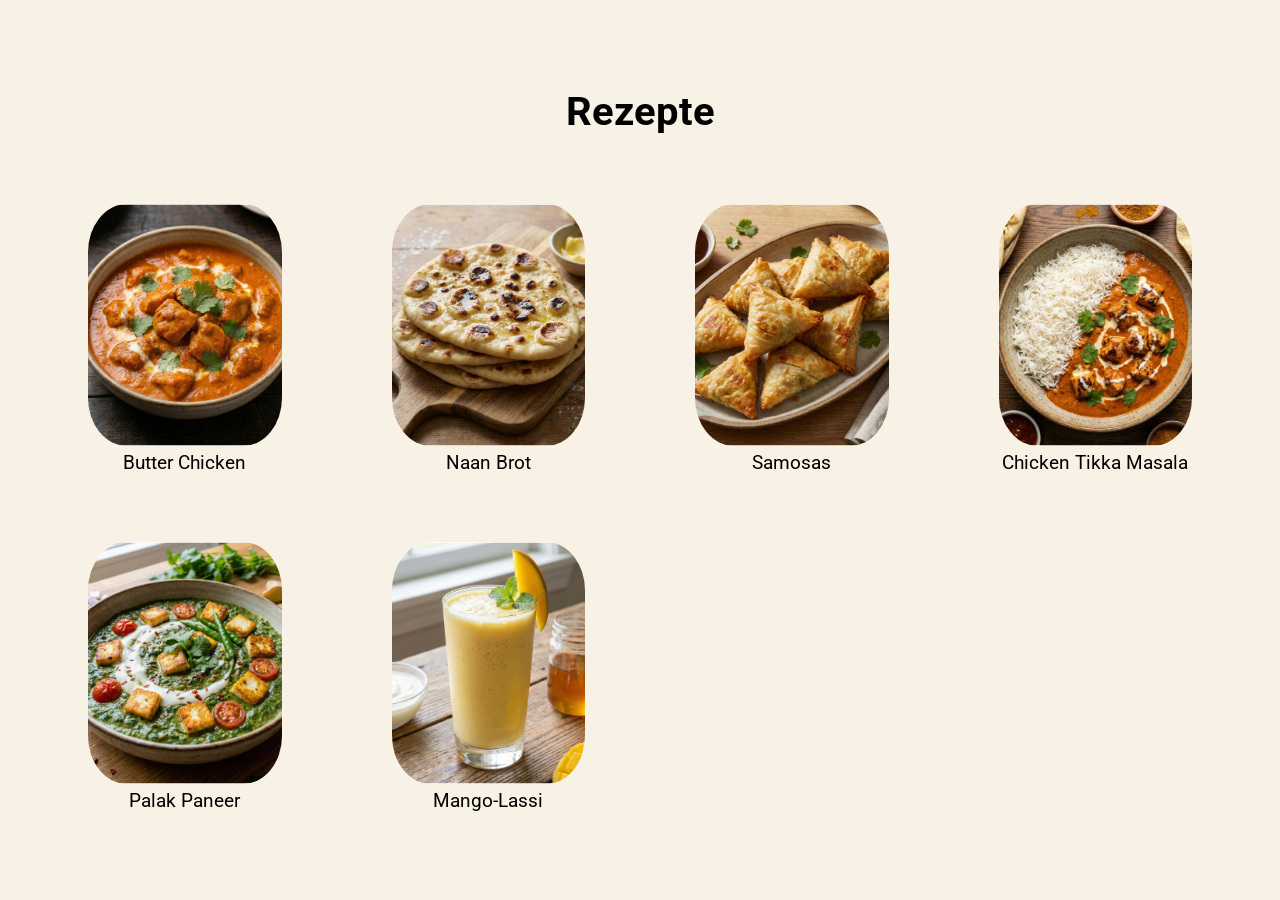
<file: index.html>
<!DOCTYPE html>
<html>
  <head>
    <title>Rezepte</title>
    <link href="styles/main.css" rel="stylesheet" />
  </head>
  <body>
    <header>
      <h1 class="page-title">
        <p>Rezepte</p>
      </h1>
    </header>
    <div>
      <div class="recipe">
        <a href="butter_chicken_recipe.html" class="linked-recipe"
          ><figure>
            <img
              class="recipe-image"
              alt="Butter Chicken"
              loading="lazy"
              decoding="async"
              data-nimg="1"
              src="assets/butter_chicken.png"
            />
            <figcaption>Butter Chicken<br /></figcaption>
          </figure>
        </a>
      </div>

      <div class="recipe">
        <a href="naan_bread_recipe.html" class="linked-recipe"
          ><figure>
            <img
              class="recipe-image"
              src="assets/naanbrot.png"
              alt="Naanbrot Rezept"
            />
            <figcaption>Naan Brot <br /></figcaption>
          </figure>
        </a>
      </div>

      <div class="recipe">
        <a href="samosas_recipe.html" class="linked-recipe"
          ><figure>
            <img
              class="recipe-image"
              src="assets/samosas.png"
              alt="Samosas Rezept"
            />
            <figcaption>Samosas<br /></figcaption>
          </figure>
        </a>
    </div>

    <div class="recipe">
      <a href="chicken_tikka_masala_recipe.html" class="linked-recipe"
        ><figure>
          <img
            class="recipe-image"
            src="assets/chicken_tikka_masala.png"
            alt="Chicken Tikka Masala Rezept"
          />
          <figcaption>Chicken Tikka Masala<br /></figcaption>
        </figure>
      </a>
    </div>

    <div class="recipe">
      <a href="palak_paneer_recipe.html" class="linked-recipe"
        ><figure>
          <img
            class="recipe-image"
            src="assets/palak_paneer.png"
            alt="Palak Paneer Rezept"
          />
          <figcaption>Palak Paneer<br /></figcaption>
        </figure>
      </a>
    </div>

    <div class="recipe">
      <a href="mango-lassi_recipe.html" class="linked-recipe"
        ><figure>
          <img
            class="recipe-image"
            src="assets/mango-lassi.png"
            alt="Mango-Lassi Rezept"
          />
          <figcaption>Mango-Lassi<br /></figcaption>
        </figure>
      </a>
    </div>

  </body>
</html>
</file>
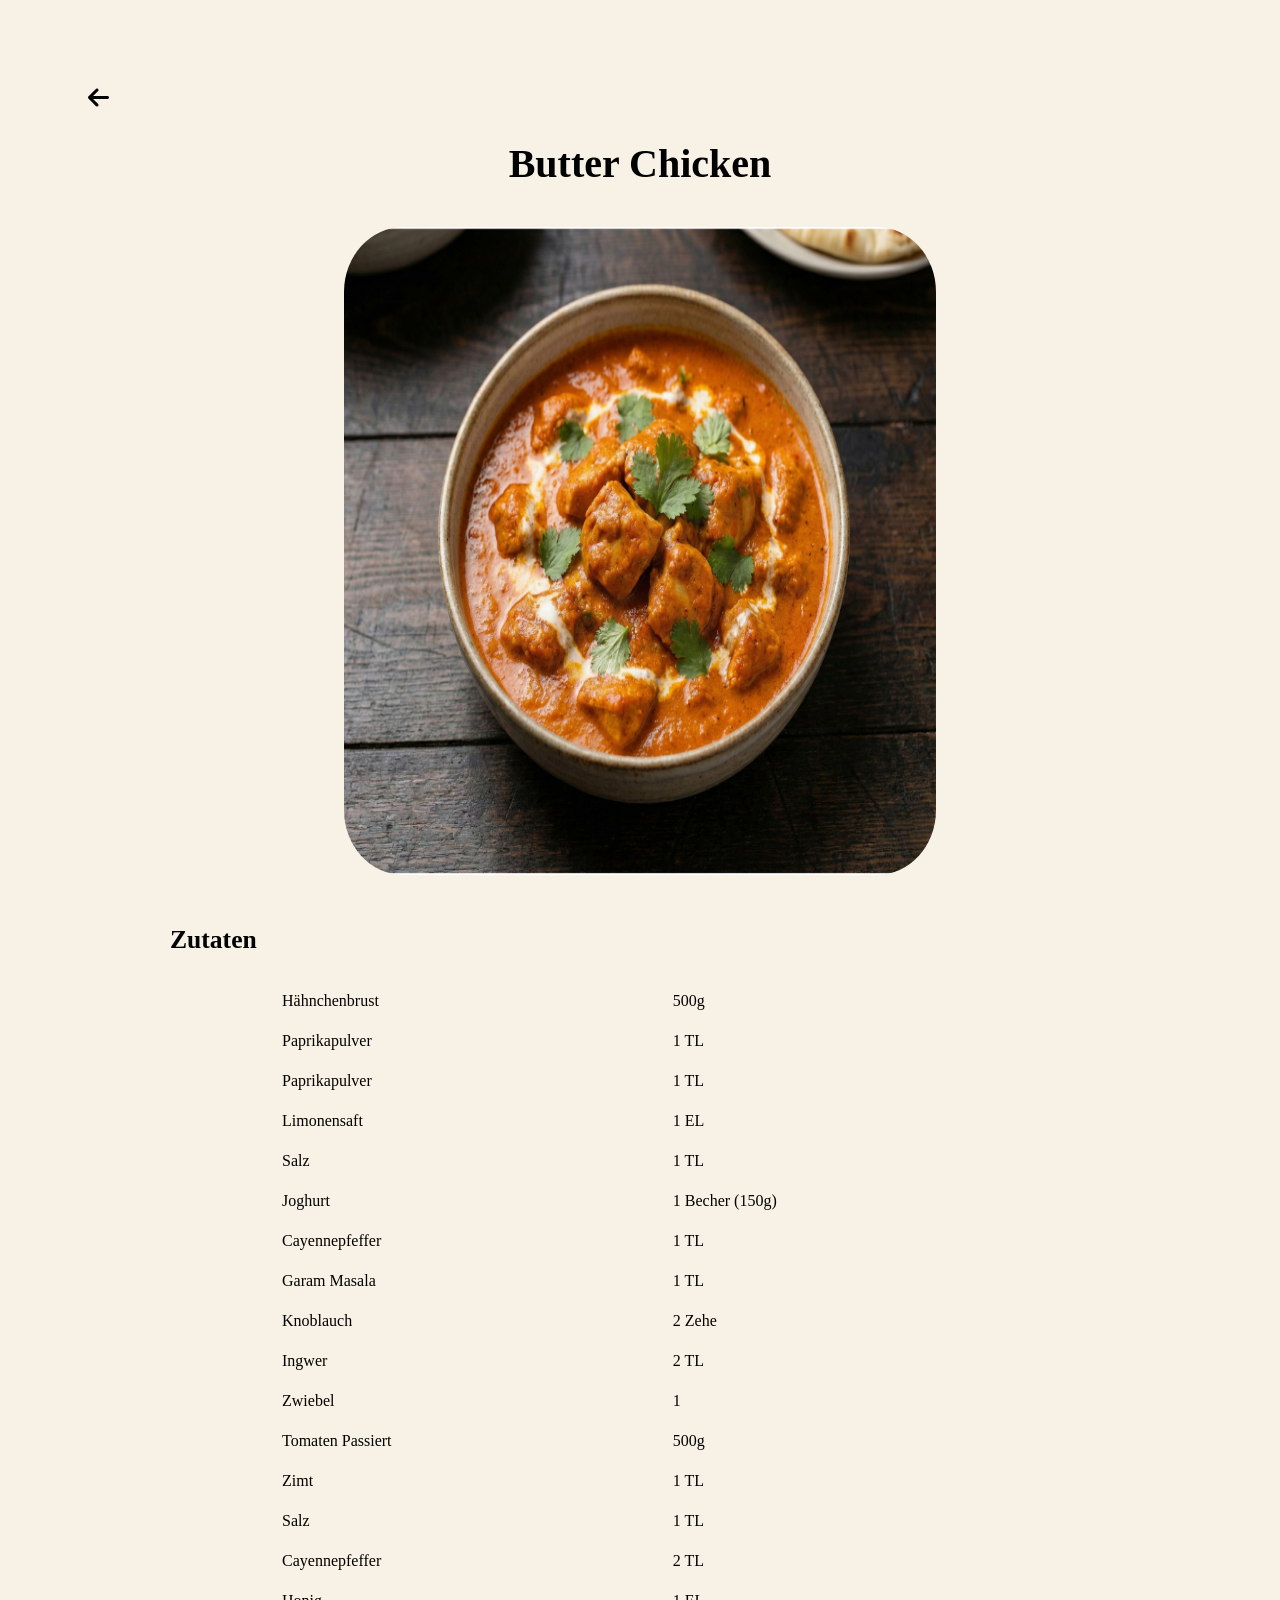
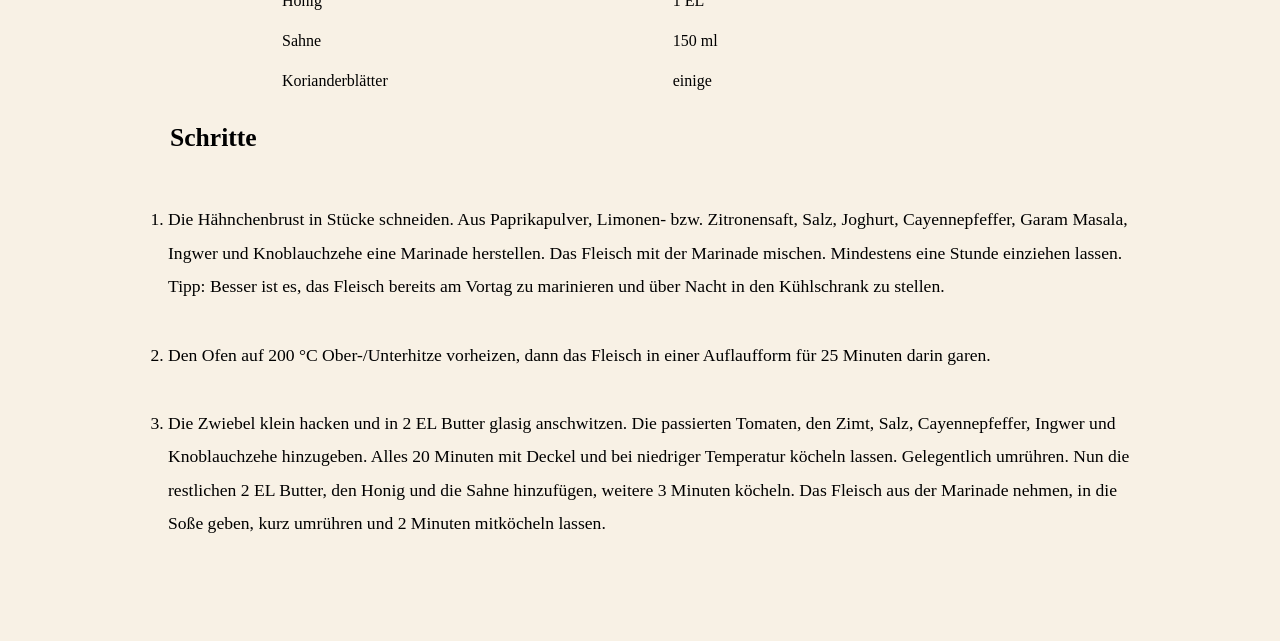
<file: butter_chicken_recipe.html>
<!DOCTYPE html>
<html>
  <head>
    <title>Butter Chicken Rezept</title>
    <link href="styles/main.css" rel="stylesheet" />
    <link
      rel="stylesheet"
      href="https://cdnjs.cloudflare.com/ajax/libs/font-awesome/6.0.0/css/all.min.css"
    />
  </head>
  <body>
    <nav>
      <a class="back_home" href="index.html"
        ><p><i class="fa-solid fa-arrow-left"></i></p
      ></a>
    </nav>
    <header>
      <h1 class="recipe-header">Butter Chicken</h1>
    </header>
    <img
      class="recipe-image-big"
      src="assets/butter_chicken.png"
      alt="Rezept Bild"
      width="800"
      height="648"
    />
    <div class="recipe-ingredients">
      <h2>Zutaten</h2>
      <table>
        <tr>
          <td>Hähnchenbrust</td>
          <td>500g</td>
        </tr>
        <tr>
          <td>Paprikapulver</td>
          <td>1 TL</td>
        </tr>
        <tr>
          <td>Paprikapulver</td>
          <td>1 TL</td>
        </tr>
        <tr>
          <td>Limonensaft</td>
          <td>1 EL</td>
        </tr>
        <tr>
          <td>Salz</td>
          <td>1 TL</td>
        </tr>
        <tr>
          <td>Joghurt</td>
          <td>1 Becher (150g)</td>
        </tr>
        <tr>
          <td>Cayennepfeffer</td>
          <td>1 TL</td>
        </tr>
        <tr>
          <td>Garam Masala</td>
          <td>1 TL</td>
        </tr>
        <tr>
          <td>Knoblauch</td>
          <td>2 Zehe</td>
        </tr>
        <tr>
          <td>Ingwer</td>
          <td>2 TL</td>
        </tr>
        <tr>
          <td>Zwiebel</td>
          <td>1</td>
        </tr>
        <tr>
          <td>Tomaten Passiert</td>
          <td>500g</td>
        </tr>
        <tr>
          <td>Zimt</td>
          <td>1 TL</td>
        </tr>
        <tr>
          <td>Salz</td>
          <td>1 TL</td>
        </tr>
        <tr>
          <td>Cayennepfeffer</td>
          <td>2 TL</td>
        </tr>
        <tr>
          <td>Honig</td>
          <td>1 EL</td>
        </tr>
        <tr>
          <td>Sahne</td>
          <td>150 ml</td>
        </tr>
        <tr>
          <td>Korianderblätter</td>
          <td>einige</td>
        </tr>
      </table>
      <h2>Schritte</h2>
    </div>
    <div class="recipe-steps">
      <ol>
        <li>
          Die Hähnchenbrust in Stücke schneiden. Aus Paprikapulver, Limonen-
          bzw. Zitronensaft, Salz, Joghurt, Cayennepfeffer, Garam Masala, Ingwer
          und Knoblauchzehe eine Marinade herstellen. Das Fleisch mit der
          Marinade mischen. Mindestens eine Stunde einziehen lassen. Tipp:
          Besser ist es, das Fleisch bereits am Vortag zu marinieren und über
          Nacht in den Kühlschrank zu stellen.
        </li>

        <li>
          Den Ofen auf 200 °C Ober-/Unterhitze vorheizen, dann das Fleisch in
          einer Auflaufform für 25 Minuten darin garen.
        </li>

        <li>
          Die Zwiebel klein hacken und in 2 EL Butter glasig anschwitzen. Die
          passierten Tomaten, den Zimt, Salz, Cayennepfeffer, Ingwer und
          Knoblauchzehe hinzugeben. Alles 20 Minuten mit Deckel und bei
          niedriger Temperatur köcheln lassen. Gelegentlich umrühren. Nun die
          restlichen 2 EL Butter, den Honig und die Sahne hinzufügen, weitere 3
          Minuten köcheln. Das Fleisch aus der Marinade nehmen, in die Soße
          geben, kurz umrühren und 2 Minuten mitköcheln lassen.
        </li>
      </ol>
  </body>
</html>
</file>
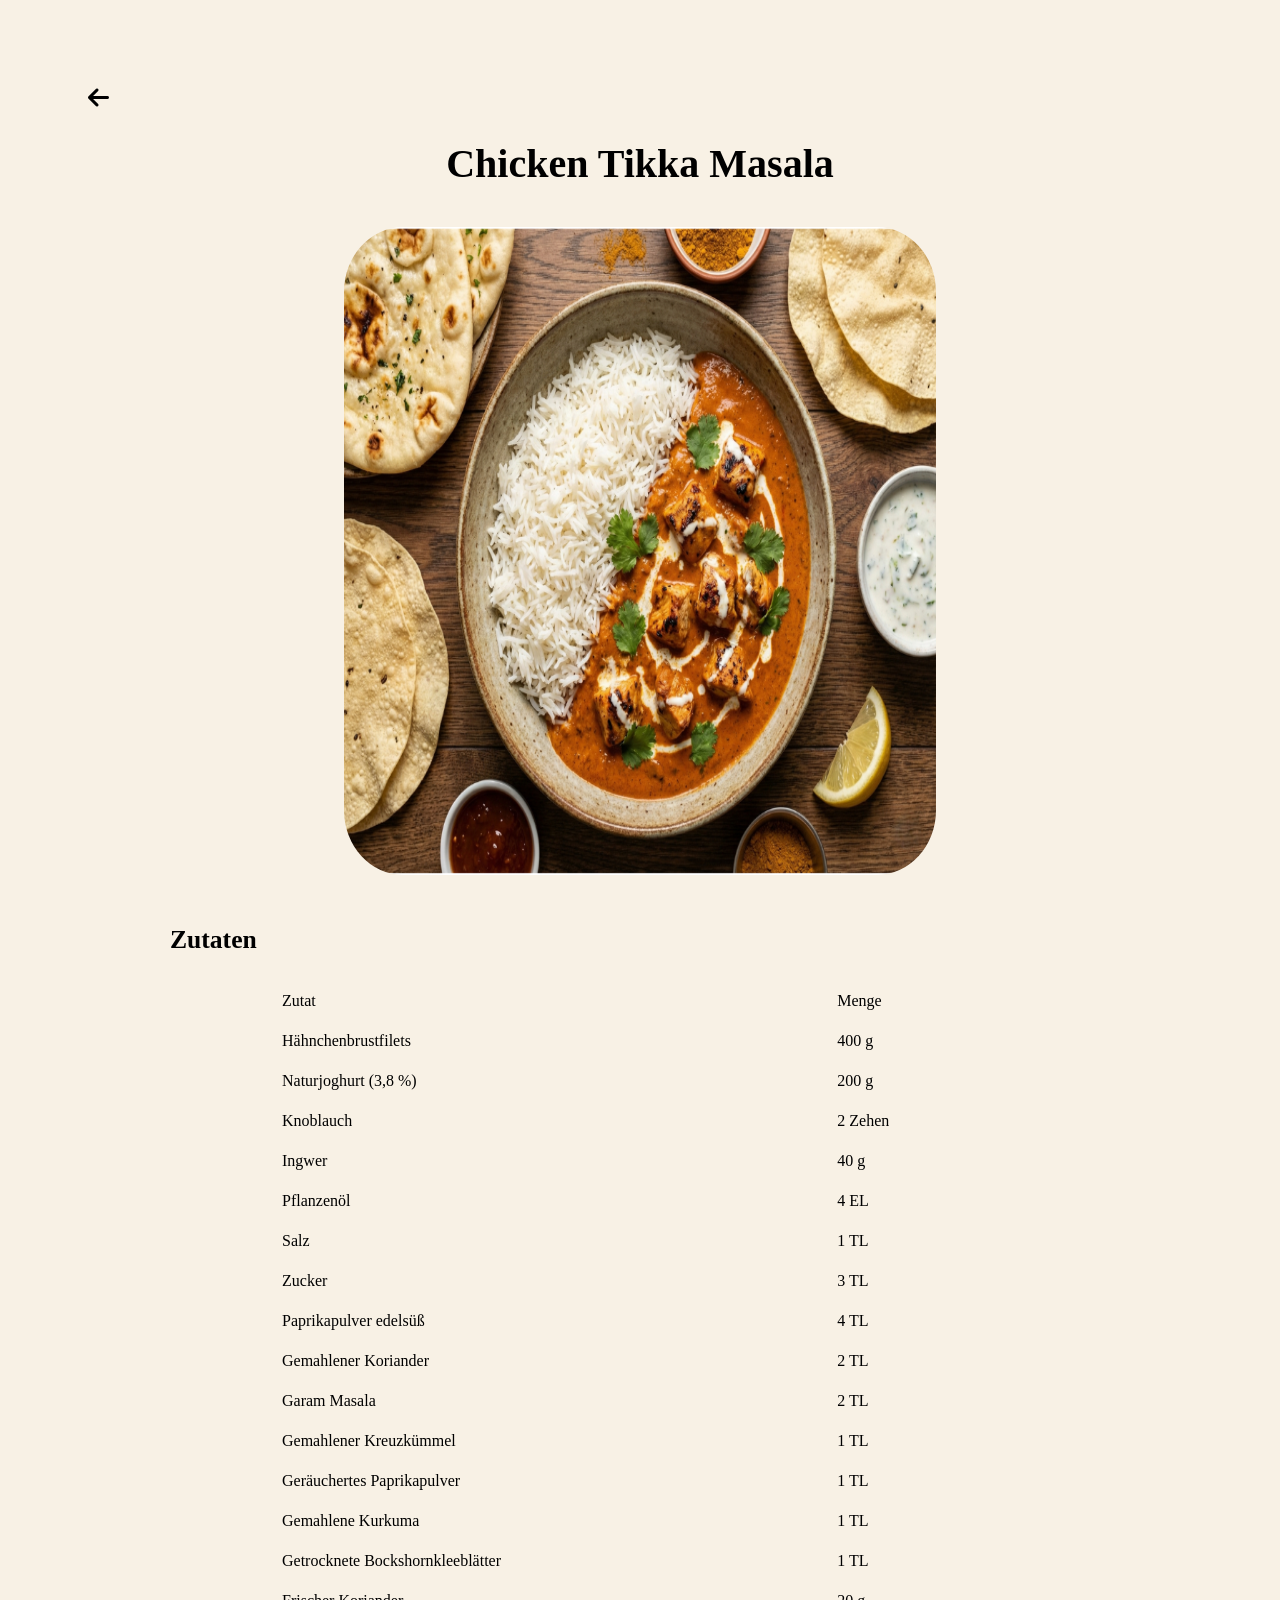
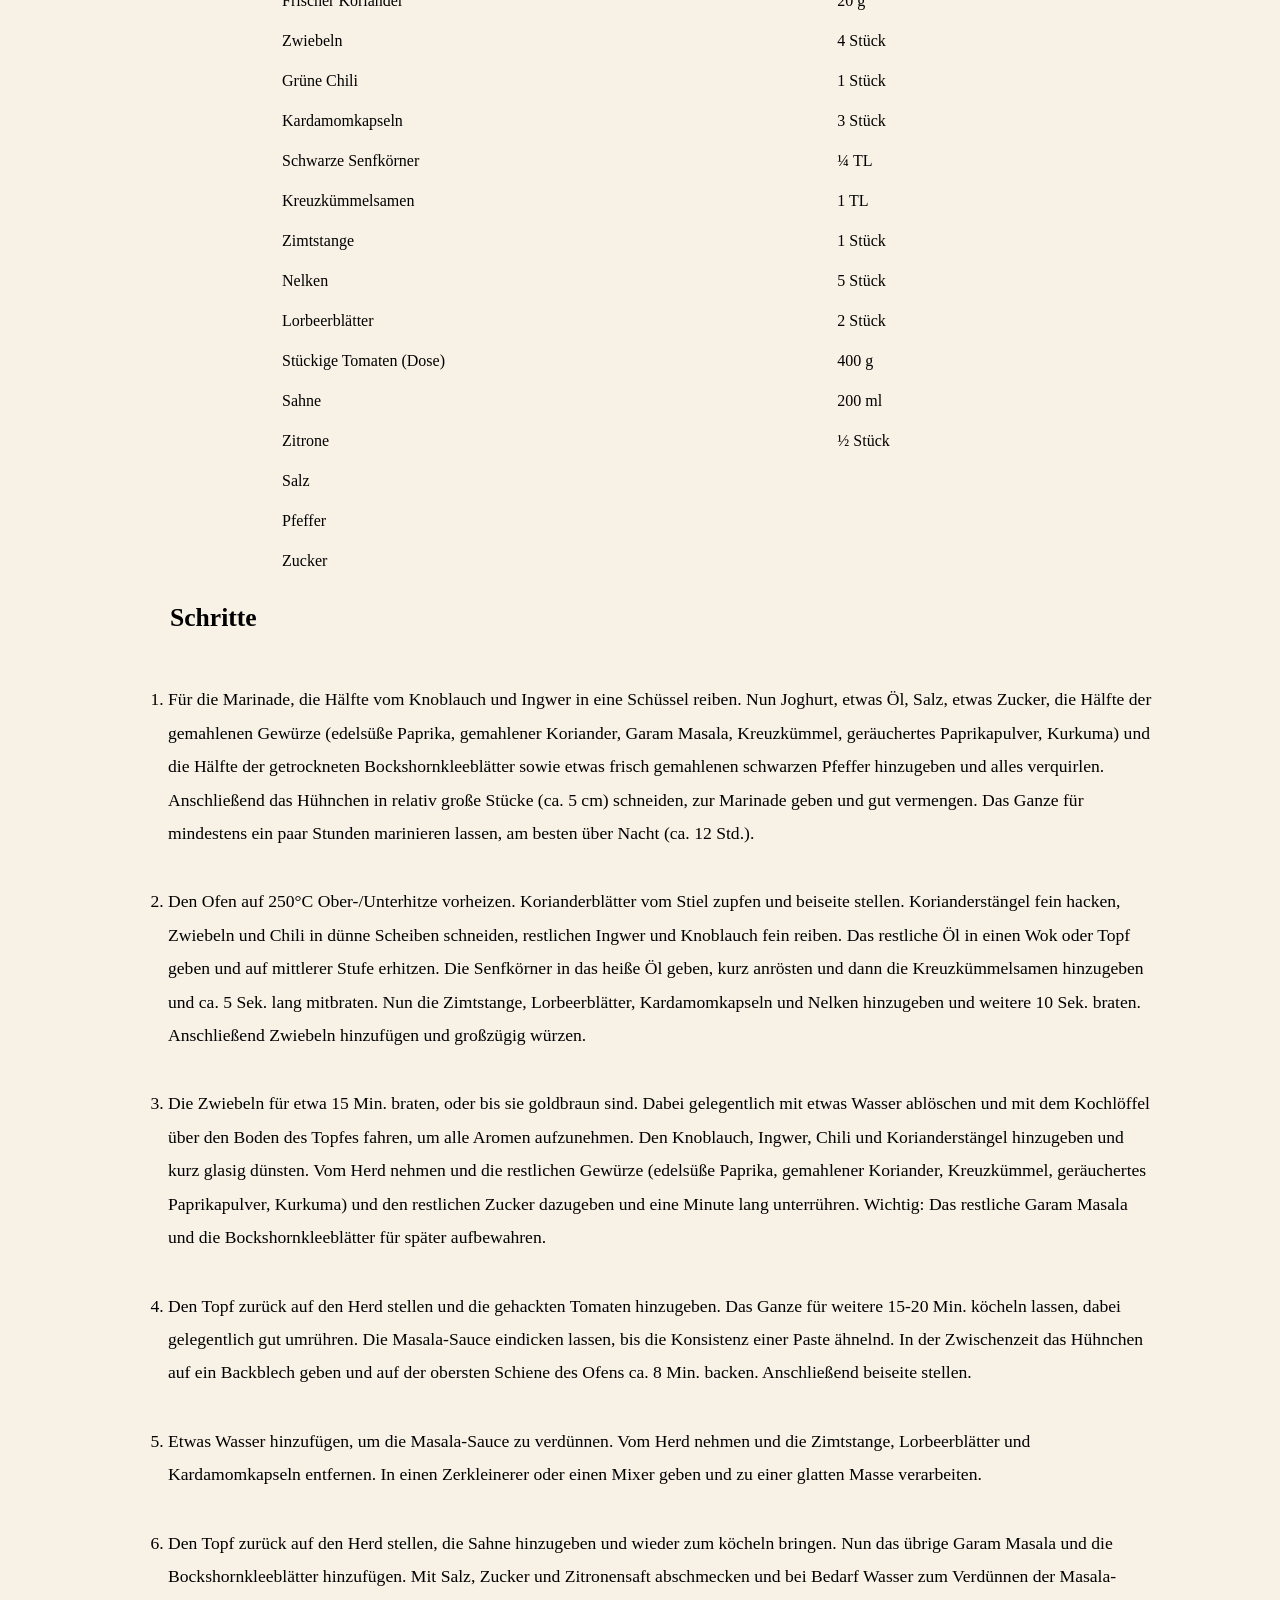
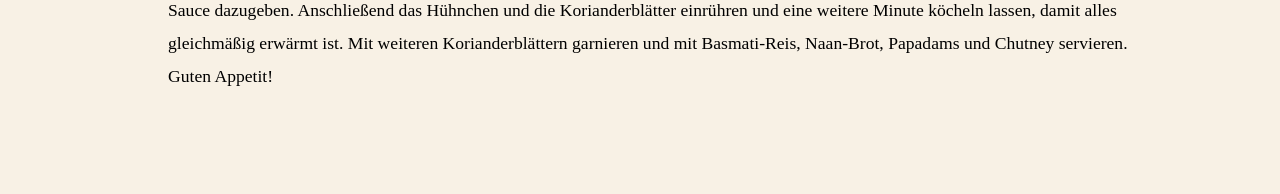
<file: chicken_tikka_masala_recipe.html>
<!DOCTYPE html>
<html>
  <head>
    <title>Chicken Tikka Masala Rezept</title>
    <link href="styles/main.css" rel="stylesheet" />
    <link
      rel="stylesheet"
      href="https://cdnjs.cloudflare.com/ajax/libs/font-awesome/6.0.0/css/all.min.css"
    />
  </head>
  <body>
    <nav>
      <a class="back_home" href="index.html"
        ><p><i class="fa-solid fa-arrow-left"></i></p
      ></a>
    </nav>
    <header>
      <h1 class="recipe-header">Chicken Tikka Masala</h1>
    </header>
    <img
      class="recipe-image-big"
      src="assets/chicken_tikka_masala.png"
      alt="Rezept Bild"
      width="800"
      height="648"
    />
    <div class="recipe-ingredients">
      <h2>Zutaten</h2>
      <table>
        <tr>
          <td>Zutat</td>
          <td>Menge</td>
        </tr>
        <tr>
          <td>Hähnchenbrustfilets</td>
          <td>400 g</td>
        </tr>
        <tr>
          <td>Naturjoghurt (3,8 %)</td>
          <td>200 g</td>
        </tr>
        <tr>
          <td>Knoblauch</td>
          <td>2 Zehen</td>
        </tr>
        <tr>
          <td>Ingwer</td>
          <td>40 g</td>
        </tr>
        <tr>
          <td>Pflanzenöl</td>
          <td>4 EL</td>
        </tr>
        <tr>
          <td>Salz</td>
          <td>1 TL</td>
        </tr>
        <tr>
          <td>Zucker</td>
          <td>3 TL</td>
        </tr>
        <tr>
          <td>Paprikapulver edelsüß</td>
          <td>4 TL</td>
        </tr>
        <tr>
          <td>Gemahlener Koriander</td>
          <td>2 TL</td>
        </tr>
        <tr>
          <td>Garam Masala</td>
          <td>2 TL</td>
        </tr>
        <tr>
          <td>Gemahlener Kreuzkümmel</td>
          <td>1 TL</td>
        </tr>
        <tr>
          <td>Geräuchertes Paprikapulver</td>
          <td>1 TL</td>
        </tr>
        <tr>
          <td>Gemahlene Kurkuma</td>
          <td>1 TL</td>
        </tr>
        <tr>
          <td>Getrocknete Bockshornkleeblätter</td>
          <td>1 TL</td>
        </tr>
        <tr>
          <td>Frischer Koriander</td>
          <td>20 g</td>
        </tr>
        <tr>
          <td>Zwiebeln</td>
          <td>4 Stück</td>
        </tr>
        <tr>
          <td>Grüne Chili</td>
          <td>1 Stück</td>
        </tr>
        <tr>
          <td>Kardamomkapseln</td>
          <td>3 Stück</td>
        </tr>
        <tr>
          <td>Schwarze Senfkörner</td>
          <td>¼ TL</td>
        </tr>
        <tr>
          <td>Kreuzkümmelsamen</td>
          <td>1 TL</td>
        </tr>
        <tr>
          <td>Zimtstange</td>
          <td>1 Stück</td>
        </tr>
        <tr>
          <td>Nelken</td>
          <td>5 Stück</td>
        </tr>
        <tr>
          <td>Lorbeerblätter</td>
          <td>2 Stück</td>
        </tr>
        <tr>
          <td>Stückige Tomaten (Dose)</td>
          <td>400 g</td>
        </tr>
        <tr>
          <td>Sahne</td>
          <td>200 ml</td>
        </tr>
        <tr>
          <td>Zitrone</td>
          <td>½ Stück</td>
        </tr>
        <tr>
          <td>Salz</td>
          <td></td>
        </tr>
        <tr>
          <td>Pfeffer</td>
          <td></td>
        </tr>
        <tr>
          <td>Zucker</td>
          <td></td>
        </tr>
      </table>
      <h2>Schritte</h2>
    </div>
    <div class="recipe-steps">
      <ol>
        <li>
          Für die Marinade, die Hälfte vom Knoblauch und Ingwer in eine Schüssel
          reiben. Nun Joghurt, etwas Öl, Salz, etwas Zucker, die Hälfte der
          gemahlenen Gewürze (edelsüße Paprika, gemahlener Koriander, Garam
          Masala, Kreuzkümmel, geräuchertes Paprikapulver, Kurkuma) und die
          Hälfte der getrockneten Bockshornkleeblätter sowie etwas frisch
          gemahlenen schwarzen Pfeffer hinzugeben und alles verquirlen.
          Anschließend das Hühnchen in relativ große Stücke (ca. 5 cm)
          schneiden, zur Marinade geben und gut vermengen. Das Ganze für
          mindestens ein paar Stunden marinieren lassen, am besten über Nacht
          (ca. 12 Std.).
        </li>

        <li>
          Den Ofen auf 250°C Ober-/Unterhitze vorheizen. Korianderblätter vom
          Stiel zupfen und beiseite stellen. Korianderstängel fein hacken,
          Zwiebeln und Chili in dünne Scheiben schneiden, restlichen Ingwer und
          Knoblauch fein reiben. Das restliche Öl in einen Wok oder Topf geben
          und auf mittlerer Stufe erhitzen. Die Senfkörner in das heiße Öl
          geben, kurz anrösten und dann die Kreuzkümmelsamen hinzugeben und ca.
          5 Sek. lang mitbraten. Nun die Zimtstange, Lorbeerblätter,
          Kardamomkapseln und Nelken hinzugeben und weitere 10 Sek. braten.
          Anschließend Zwiebeln hinzufügen und großzügig würzen.
        </li>

        <li>
          Die Zwiebeln für etwa 15 Min. braten, oder bis sie goldbraun sind.
          Dabei gelegentlich mit etwas Wasser ablöschen und mit dem Kochlöffel
          über den Boden des Topfes fahren, um alle Aromen aufzunehmen. Den
          Knoblauch, Ingwer, Chili und Korianderstängel hinzugeben und kurz
          glasig dünsten. Vom Herd nehmen und die restlichen Gewürze (edelsüße
          Paprika, gemahlener Koriander, Kreuzkümmel, geräuchertes
          Paprikapulver, Kurkuma) und den restlichen Zucker dazugeben und eine
          Minute lang unterrühren. Wichtig: Das restliche Garam Masala und die
          Bockshornkleeblätter für später aufbewahren.
        </li>

        <li>
          Den Topf zurück auf den Herd stellen und die gehackten Tomaten
          hinzugeben. Das Ganze für weitere 15-20 Min. köcheln lassen, dabei
          gelegentlich gut umrühren. Die Masala-Sauce eindicken lassen, bis die
          Konsistenz einer Paste ähnelnd. In der Zwischenzeit das Hühnchen auf
          ein Backblech geben und auf der obersten Schiene des Ofens ca. 8 Min.
          backen. Anschließend beiseite stellen.
        </li>

        <li>
          Etwas Wasser hinzufügen, um die Masala-Sauce zu verdünnen. Vom Herd
          nehmen und die Zimtstange, Lorbeerblätter und Kardamomkapseln
          entfernen. In einen Zerkleinerer oder einen Mixer geben und zu einer
          glatten Masse verarbeiten.
        </li>

        <li>
          Den Topf zurück auf den Herd stellen, die Sahne hinzugeben und wieder
          zum köcheln bringen. Nun das übrige Garam Masala und die
          Bockshornkleeblätter hinzufügen. Mit Salz, Zucker und Zitronensaft
          abschmecken und bei Bedarf Wasser zum Verdünnen der Masala-Sauce
          dazugeben. Anschließend das Hühnchen und die Korianderblätter
          einrühren und eine weitere Minute köcheln lassen, damit alles
          gleichmäßig erwärmt ist. Mit weiteren Korianderblättern garnieren und
          mit Basmati-Reis, Naan-Brot, Papadams und Chutney servieren. Guten
          Appetit!
        </li>
      </ol>
    </div>
  </body>
</html>
</file>
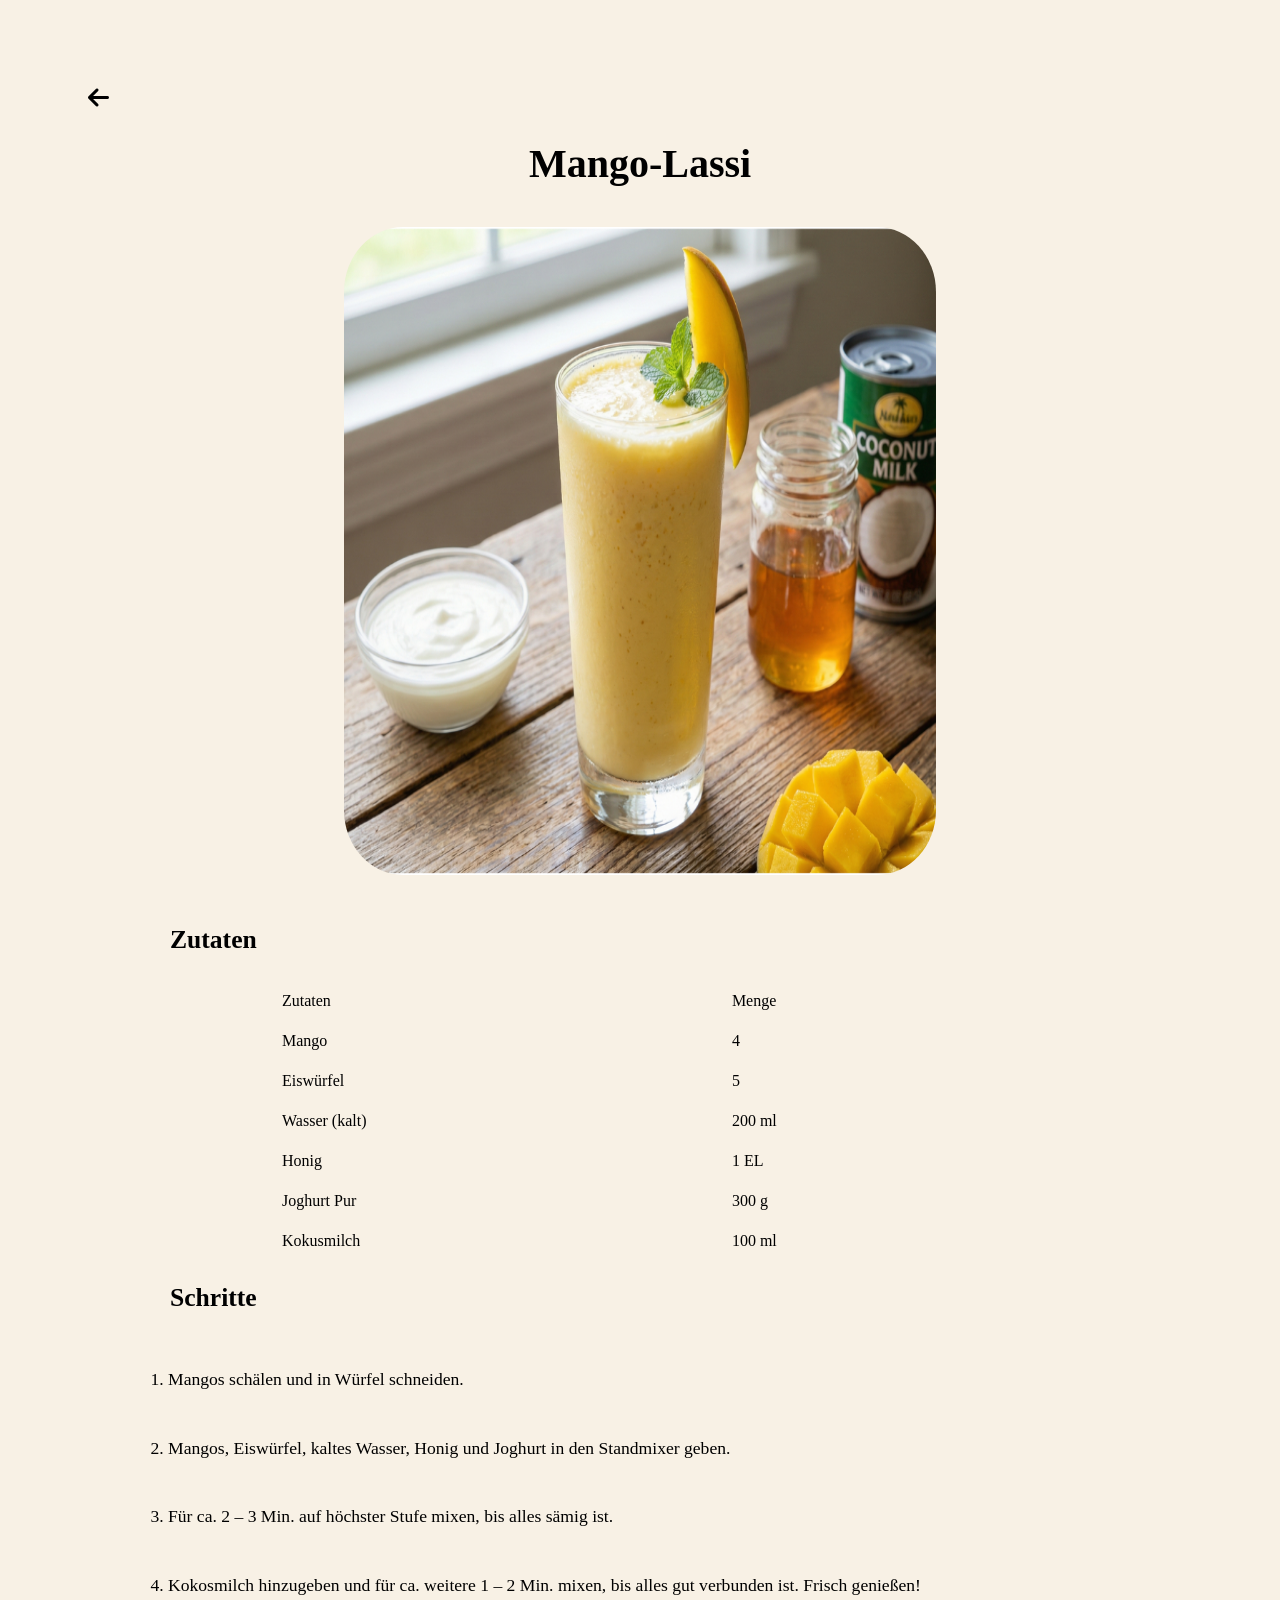
<file: mango-lassi_recipe.html>
<!DOCTYPE html>
<html>
  <head>
    <title>Mango-Lassi Rezept</title>
    <link href="styles/main.css" rel="stylesheet" />
    <link
      rel="stylesheet"
      href="https://cdnjs.cloudflare.com/ajax/libs/font-awesome/6.0.0/css/all.min.css"
    />
  </head>
  <body>
    <nav>
      <a class="back_home" href="index.html"
        ><p><i class="fa-solid fa-arrow-left"></i></p
      ></a>
    </nav>
    <header>
      <h1 class="recipe-header">Mango-Lassi</h1>
    </header>
    <img
      class="recipe-image-big"
      src="assets/mango-lassi.png"
      alt="Rezept Bild"
      width="800"
      height="648"
    />
    <div class="recipe-ingredients">
      <h2>Zutaten</h2>
      <table>
        <tr>
          <td>Zutaten</td>
          <td>Menge</td>
        </tr>
        <tr>
          <td>Mango</td>
          <td>4</td>
        </tr>
        <tr>
          <td>Eiswürfel</td>
          <td>5</td>
        </tr>
        <tr>
          <td>Wasser (kalt)</td>
          <td>200 ml</td>
        </tr>
        <tr>
          <td>Honig</td>
          <td>1 EL</td>
        </tr>
        <tr>
          <td>Joghurt Pur</td>
          <td>300 g</td>
        </tr>
        <tr>
          <td>Kokusmilch</td>
          <td>100 ml</td>
        </tr>
      </table>

      <h2>Schritte</h2>
    </div>

    <div class="recipe-steps">
      <ol>
        <li>Mangos schälen und in Würfel schneiden.</li>

        <li>
          Mangos, Eiswürfel, kaltes Wasser, Honig und Joghurt in den Standmixer
          geben.
        </li>

        <li>
          Für ca. 2 – 3 Min. auf höchster Stufe mixen, bis alles sämig ist.
        </li>

        <li>
          Kokosmilch hinzugeben und für ca. weitere 1 – 2 Min. mixen, bis alles
          gut verbunden ist. Frisch genießen!
        </li>
      </ol>
    </div>
  </body>
</html>
</file>
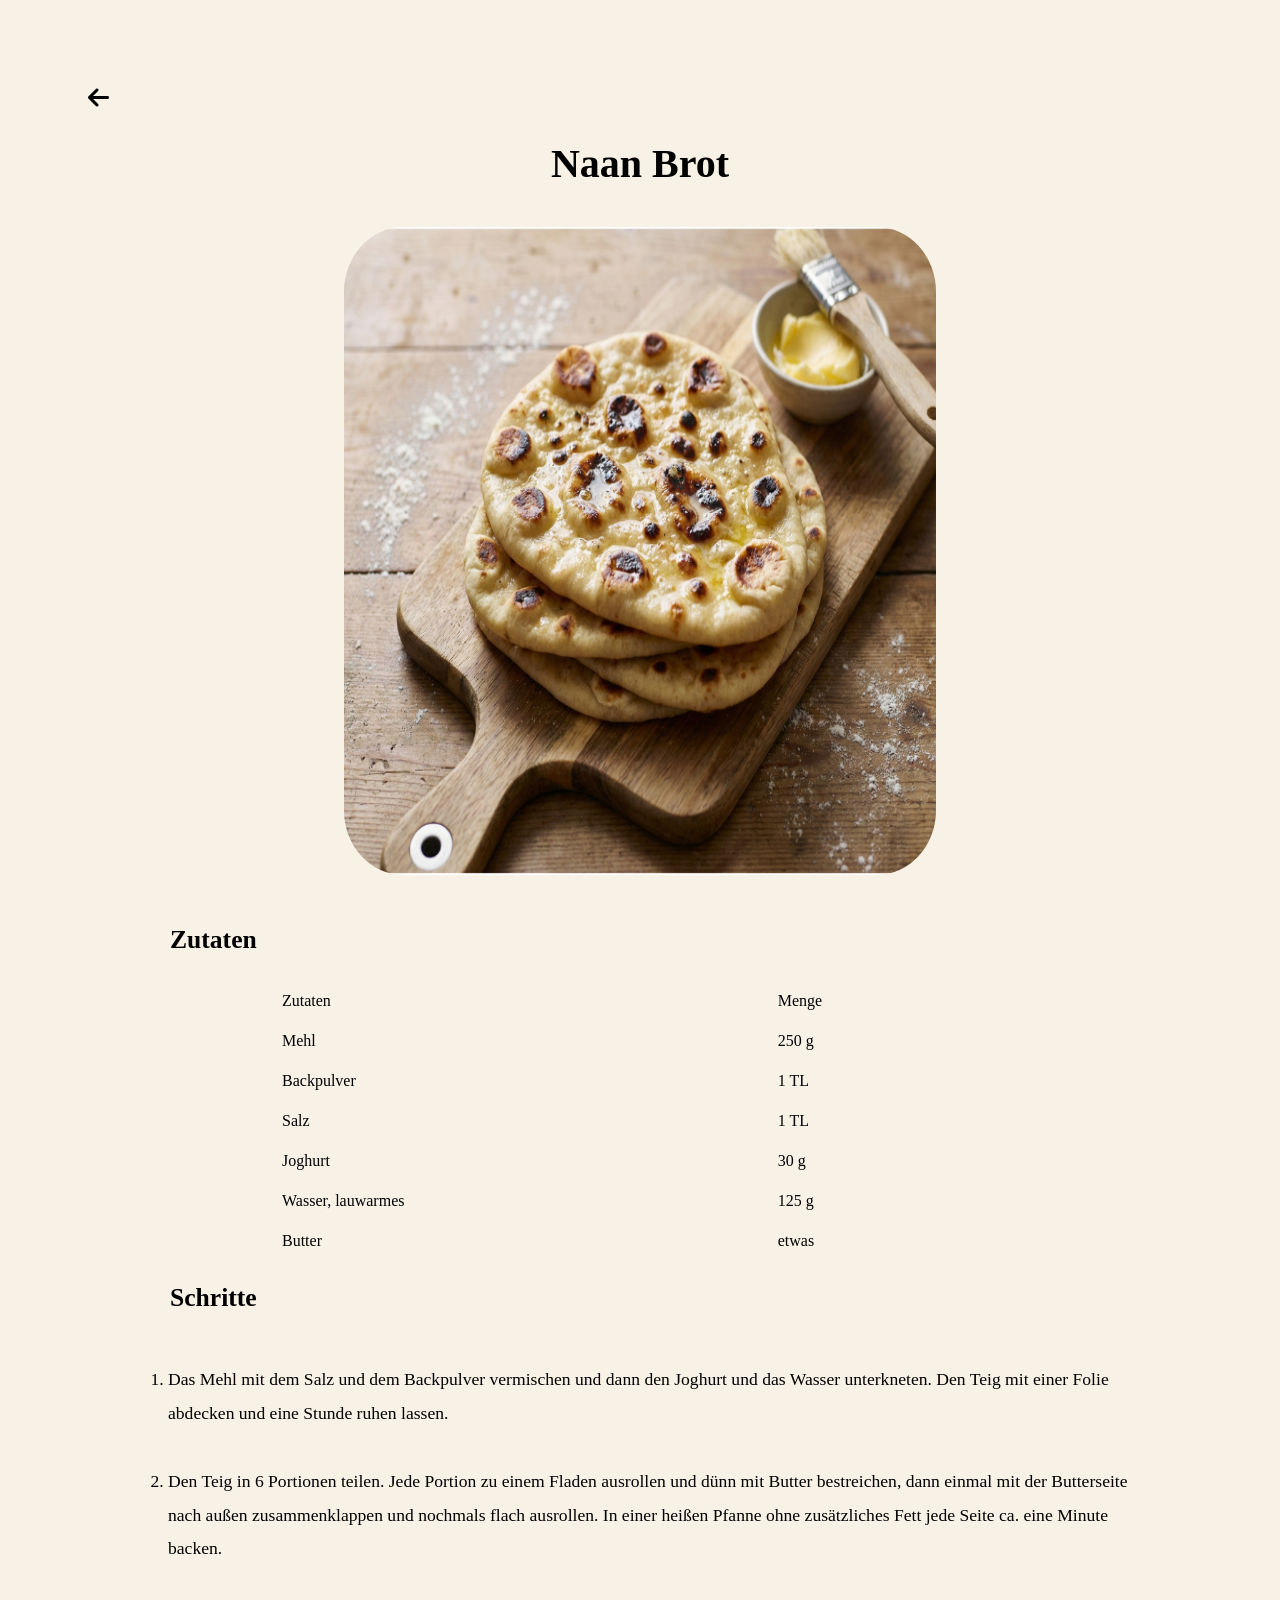
<file: naan_bread_recipe.html>
<!doctype html>
<html>
  <head>
    <title>Naan Brot Rezept</title>
    <link href="styles/main.css" rel="stylesheet" />
    <link
      rel="stylesheet"
      href="https://cdnjs.cloudflare.com/ajax/libs/font-awesome/6.0.0/css/all.min.css"
    />
  </head>
  <body>
    <nav>
      <a class="back_home" href="index.html"
        ><p><i class="fa-solid fa-arrow-left"></i></p
      ></a>
    </nav>
    <header>
      <h1 class="recipe-header">Naan Brot</h1>
    </header>
    <img
      class="recipe-image-big"
      src="assets/naanbrot.png"
      alt="Rezept Bild"
      width="800"
      height="648"
    />
    <div class="recipe-ingredients">
      <h2>Zutaten</h2>
      <table>
        <tr>
          <td>Zutaten</td>
          <td>Menge</td>
        </tr>
        <tr>
          <td>Mehl</td>
          <td>250 g</td>
        </tr>
        <tr>
          <td>Backpulver</td>
          <td>1 TL</td>
        </tr>
        <tr>
          <td>Salz</td>
          <td>1 TL</td>
        </tr>
        <tr>
          <td>Joghurt</td>
          <td>30 g</td>
        </tr>
        <tr>
          <td>Wasser, lauwarmes</td>
          <td>125 g</td>
        </tr>
        <tr>
          <td>Butter</td>
          <td>etwas</td>
        </tr>
      </table>
      <h2>Schritte</h2>
    </div>
    <div class="recipe-steps">
      <ol>
        <li>
          Das Mehl mit dem Salz und dem Backpulver vermischen und dann den
          Joghurt und das Wasser unterkneten. Den Teig mit einer Folie abdecken
          und eine Stunde ruhen lassen.
        </li>

        <li>
          Den Teig in 6 Portionen teilen. Jede Portion zu einem Fladen ausrollen
          und dünn mit Butter bestreichen, dann einmal mit der Butterseite nach
          außen zusammenklappen und nochmals flach ausrollen. In einer heißen
          Pfanne ohne zusätzliches Fett jede Seite ca. eine Minute backen.
        </li>
      </ol>
  </body>
</html>
</file>
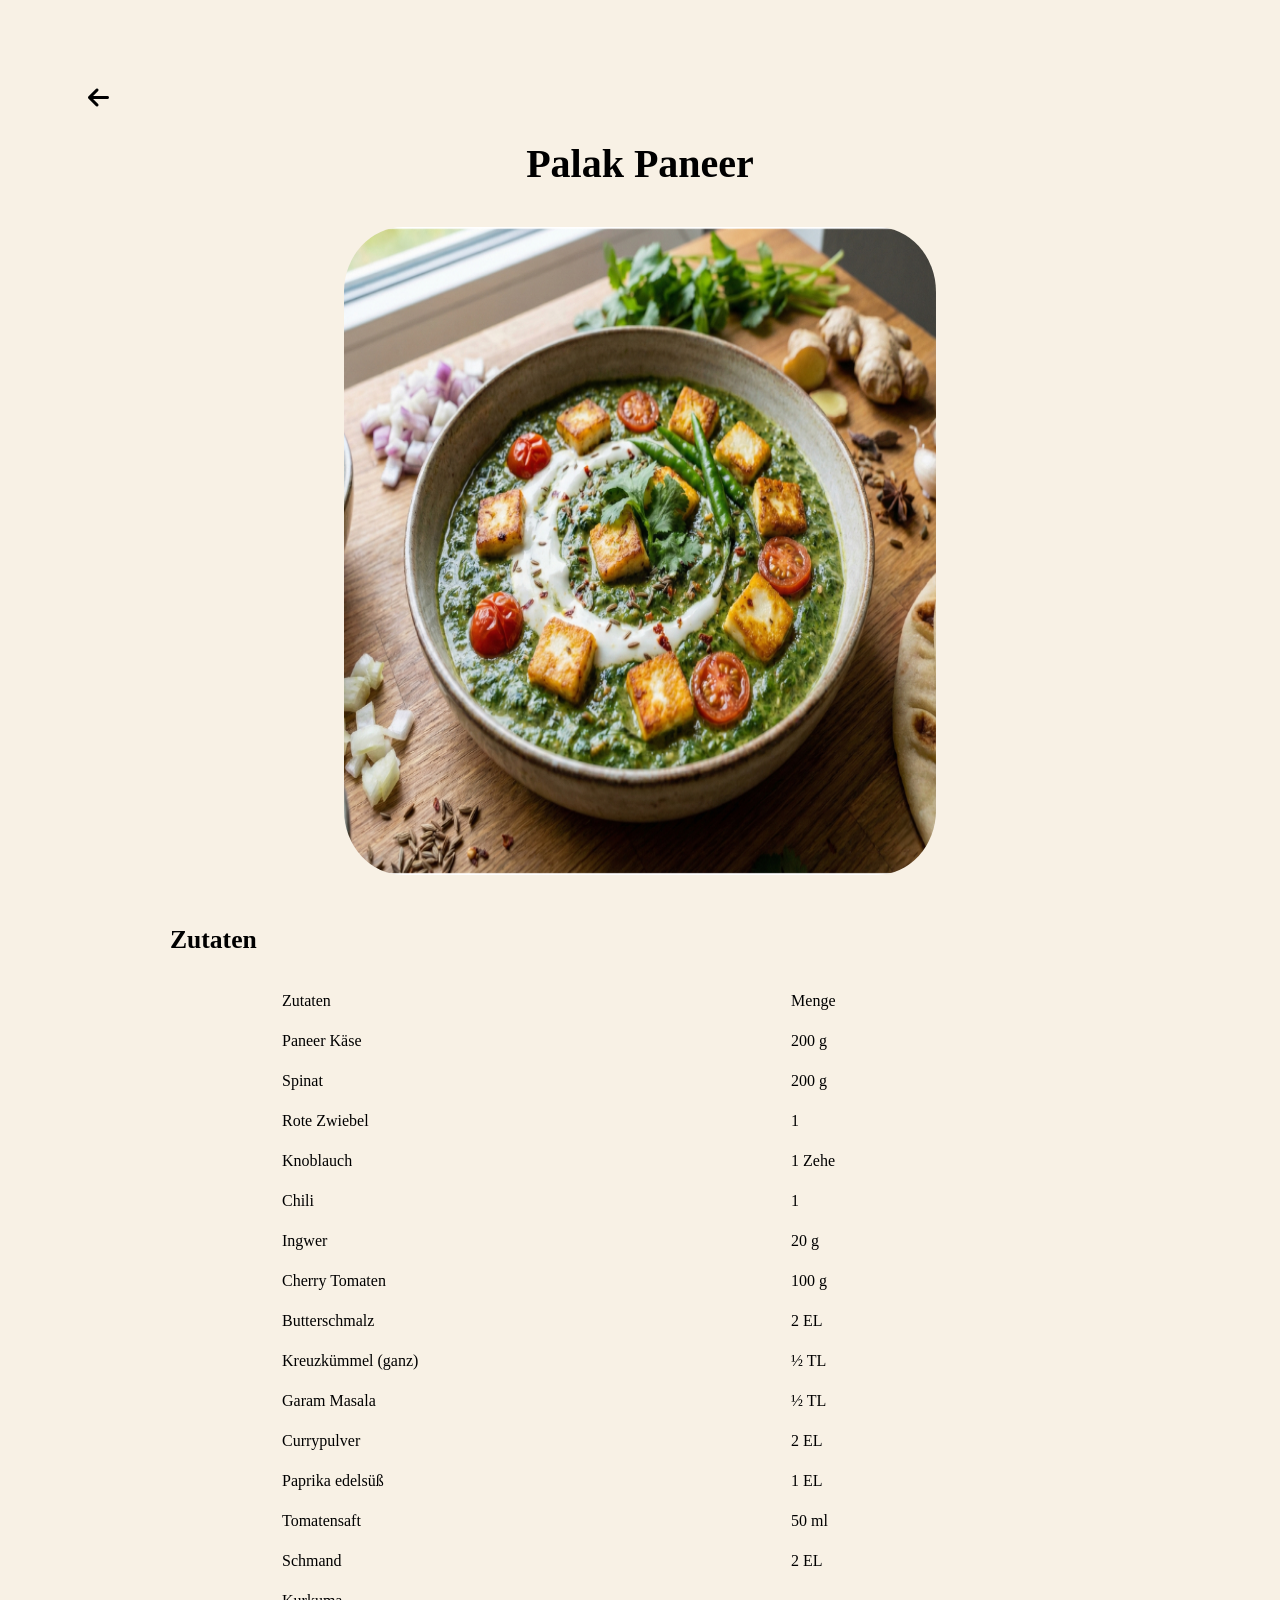
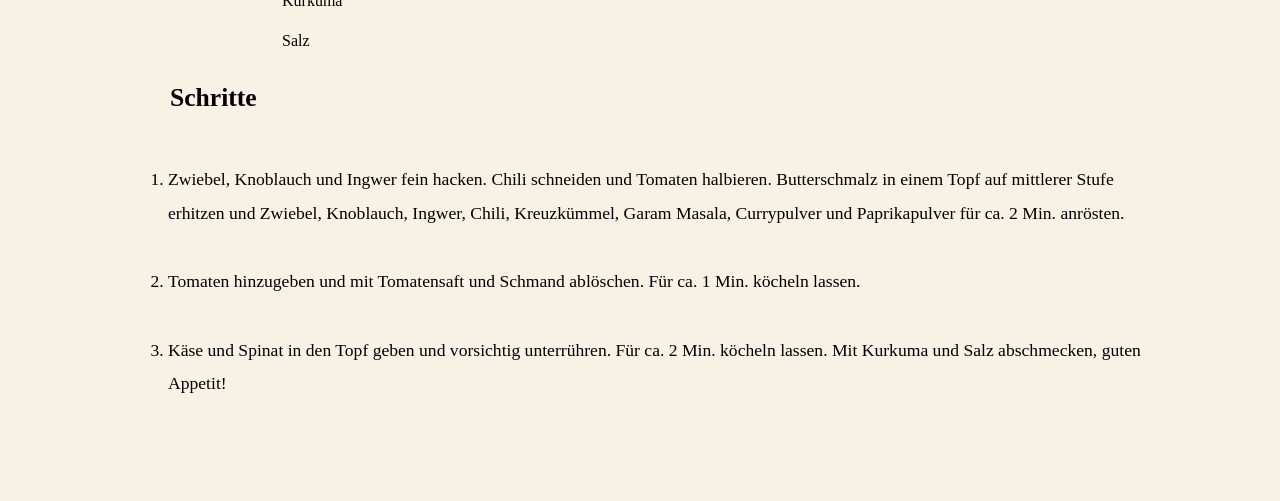
<file: palak_paneer_recipe.html>
<!DOCTYPE html>
<html>
  <head>
    <title>Palak Paneer Rezept</title>
    <link href="styles/main.css" rel="stylesheet" />
    <link
      rel="stylesheet"
      href="https://cdnjs.cloudflare.com/ajax/libs/font-awesome/6.0.0/css/all.min.css"
    />
  </head>
  <body>
    <nav>
      <a class="back_home" href="index.html"
        ><p><i class="fa-solid fa-arrow-left"></i></p
      ></a>
    </nav>
    <header>
      <h1 class="recipe-header">Palak Paneer</h1>
    </header>
    <img
      class="recipe-image-big"
      src="assets/palak_paneer.png"
      alt="Rezept Bild"
      width="800"
      height="648"
    />
    <div class="recipe-ingredients">
      <h2>Zutaten</h2>
      <table>
        <tr>
          <td>Zutaten</td>
          <td>Menge</td>
        </tr>
        <tr>
          <td>Paneer Käse</td>
          <td>200 g</td>
        </tr>
        <tr>
          <td>Spinat</td>
          <td>200 g</td>
        </tr>
        <tr>
          <td>Rote Zwiebel</td>
          <td>1</td>
        </tr>
        <tr>
          <td>Knoblauch</td>
          <td>1 Zehe</td>
        </tr>
        <tr>
          <td>Chili</td>
          <td>1</td>
        </tr>
        <tr>
          <td>Ingwer</td>
          <td>20 g</td>
        </tr>
        <tr>
          <td>Cherry Tomaten</td>
          <td>100 g</td>
        </tr>
        <tr>
          <td>Butterschmalz</td>
          <td>2 EL</td>
        </tr>
        <tr>
          <td>Kreuzkümmel (ganz)</td>
          <td>½ TL</td>
        </tr>
        <tr>
          <td>Garam Masala</td>
          <td>½ TL</td>
        </tr>
        <tr>
          <td>Currypulver</td>
          <td>2 EL</td>
        </tr>
        <tr>
          <td>Paprika edelsüß</td>
          <td>1 EL</td>
        </tr>
        <tr>
          <td>Tomatensaft</td>
          <td>50 ml</td>
        </tr>
        <tr>
          <td>Schmand</td>
          <td>2 EL</td>
        </tr>
        <tr>
          <td>Kurkuma</td>
          <td></td>
        </tr>
        <tr>
          <td>Salz</td>
          <td></td>
        </tr>
      </table>

      <h2>Schritte</h2>
    </div>

    <div class="recipe-steps">
      <ol>
        <li>
          Zwiebel, Knoblauch und Ingwer fein hacken. Chili schneiden und Tomaten
          halbieren. Butterschmalz in einem Topf auf mittlerer Stufe erhitzen
          und Zwiebel, Knoblauch, Ingwer, Chili, Kreuzkümmel, Garam Masala,
          Currypulver und Paprikapulver für ca. 2 Min. anrösten.
        </li>

        <li>
          Tomaten hinzugeben und mit Tomatensaft und Schmand ablöschen. Für ca.
          1 Min. köcheln lassen.
        </li>

        <li>
          Käse und Spinat in den Topf geben und vorsichtig unterrühren. Für ca.
          2 Min. köcheln lassen. Mit Kurkuma und Salz abschmecken, guten
          Appetit!
        </li>
      </ol>
    </div>
  </body>
</html>
</file>
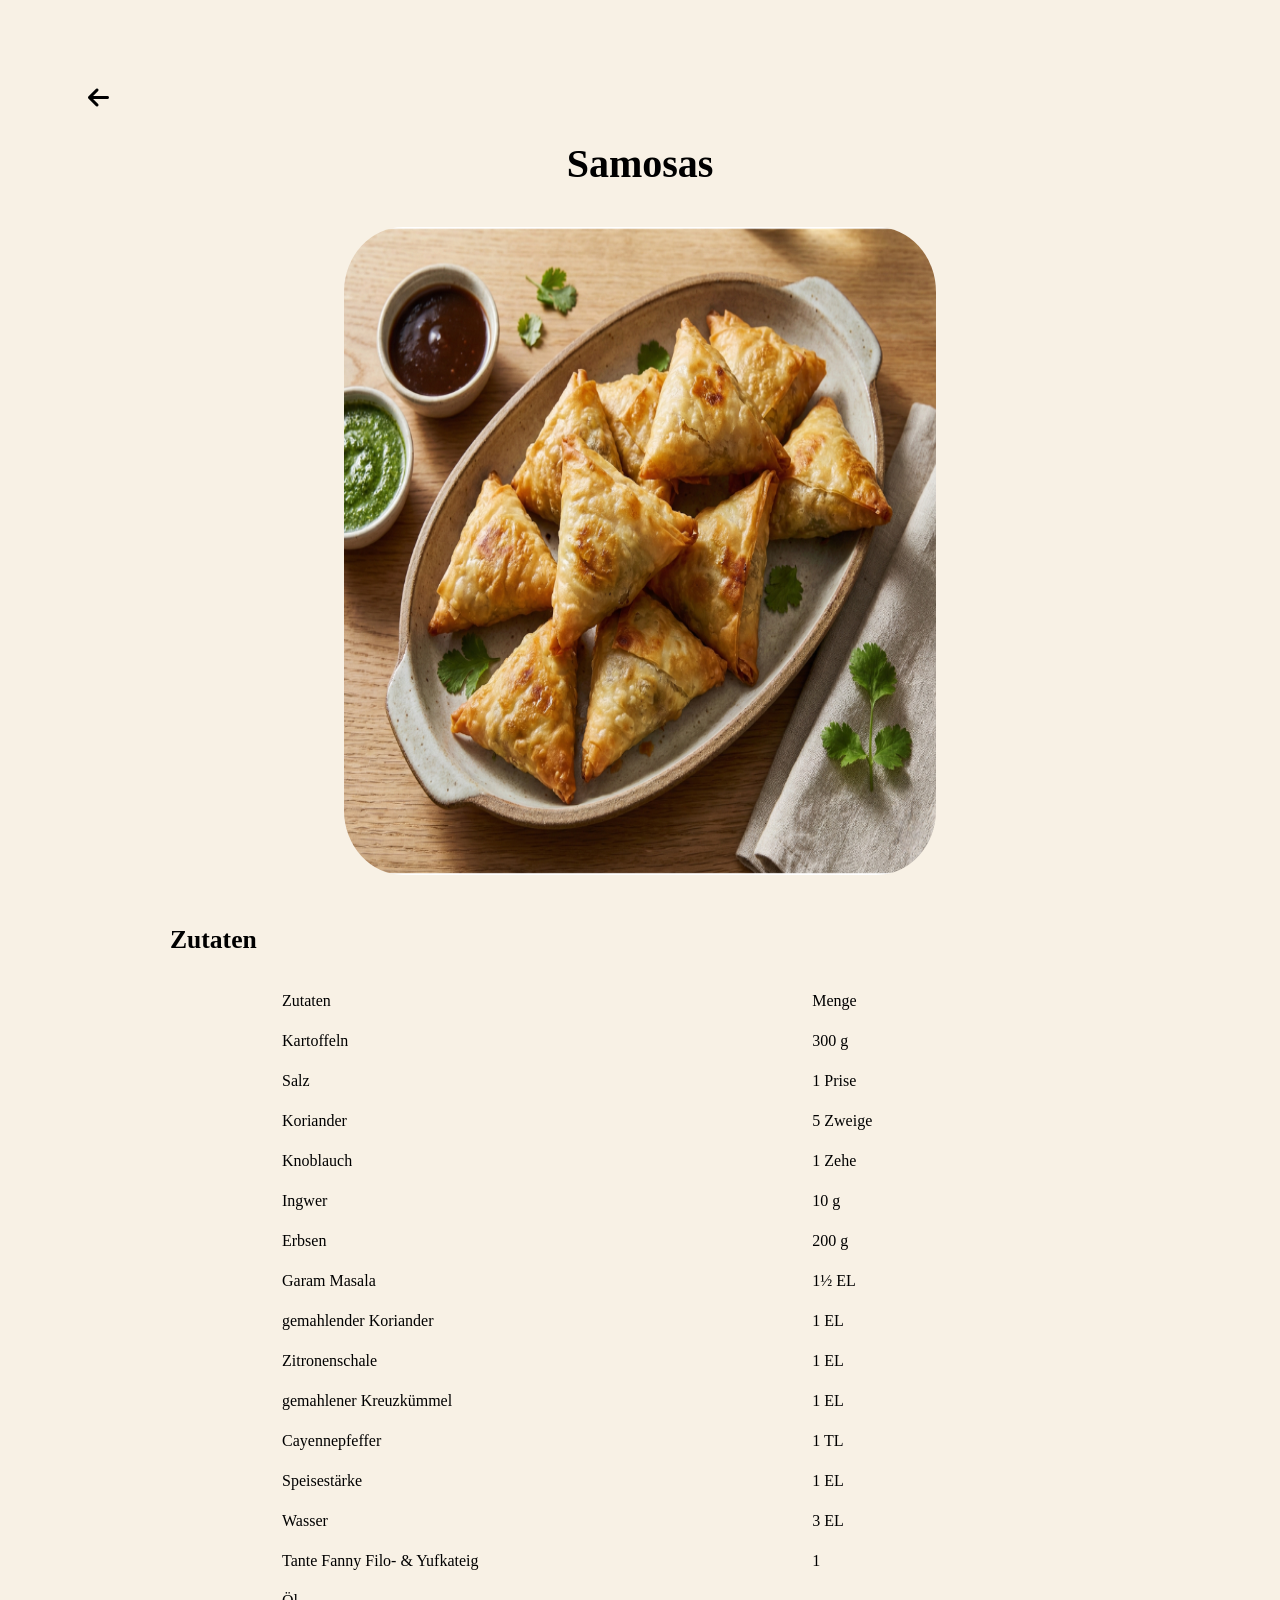
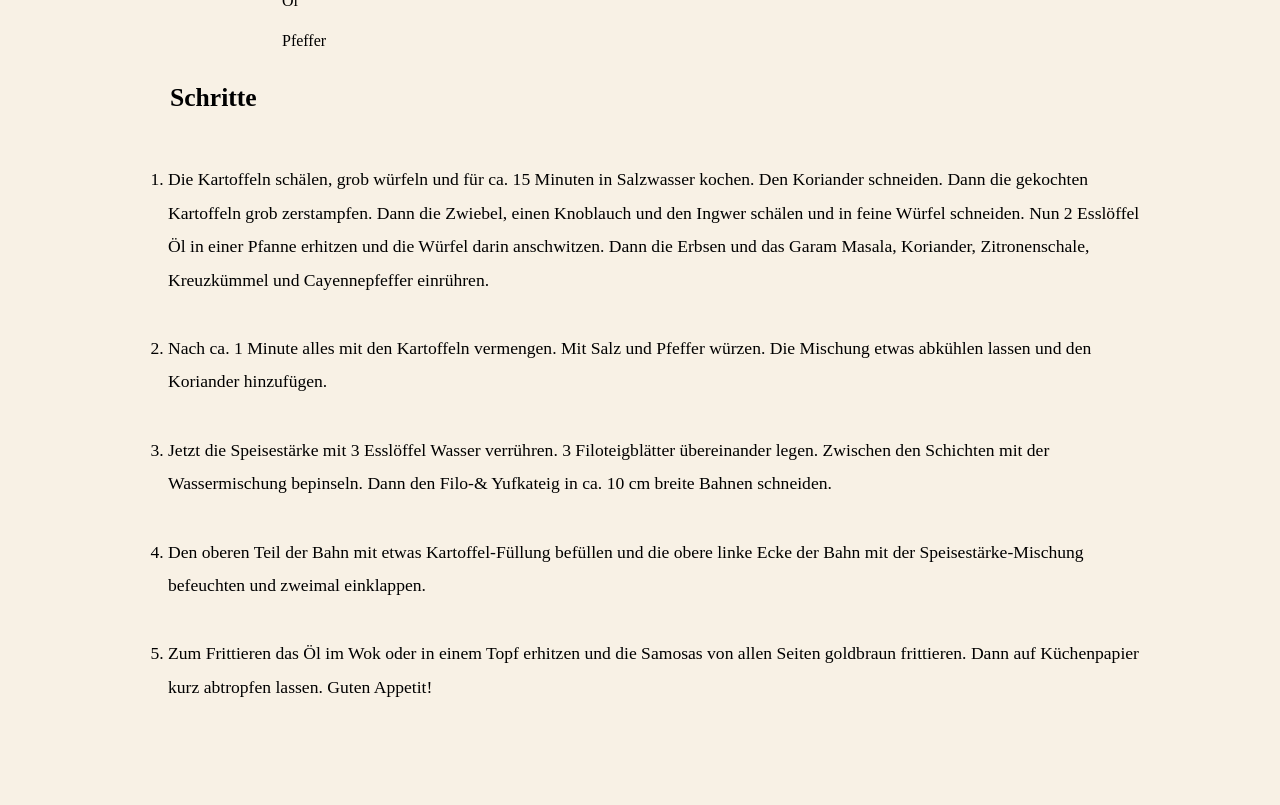
<file: samosas_recipe.html>
<!doctype html>
<html>
  <head>
    <title>Samosas Rezept</title>
    <link href="styles/main.css" rel="stylesheet" />
    <link
      rel="stylesheet"
      href="https://cdnjs.cloudflare.com/ajax/libs/font-awesome/6.0.0/css/all.min.css"
    />
  </head>
  <body>
    <nav>
      <a class="back_home" href="index.html"
        ><p><i class="fa-solid fa-arrow-left"></i></p
      ></a>
    </nav>
    <header>
      <h1 class="recipe-header">Samosas</h1>
    </header>
    <img
      class="recipe-image-big"
      src="assets/samosas.png"
      alt="Rezept Bild"
      width="800"
      height="648"
    />
    <div class="recipe-ingredients">
      <h2>Zutaten</h2>
      <table>
        <tr>
          <td>Zutaten</td>
          <td>Menge</td>
        </tr>
        <tr>
          <td>Kartoffeln</td>
          <td>300 g</td>
        </tr>
        <tr>
          <td>Salz</td>
          <td>1 Prise</td>
        </tr>
        <tr>
          <td>Koriander</td>
          <td>5 Zweige</td>
        </tr>
        <tr>
          <td>Knoblauch</td>
          <td>1 Zehe</td>
        </tr>
        <tr>
          <td>Ingwer</td>
          <td>10 g</td>
        </tr>
        <tr>
          <td>Erbsen</td>
          <td>200 g</td>
        </tr>
        <tr>
          <td>Garam Masala</td>
          <td>1½ EL</td>
        </tr>
        <tr>
          <td>gemahlender Koriander</td>
          <td>1 EL</td>
        </tr>
        <tr>
          <td>Zitronenschale</td>
          <td>1 EL</td>
        </tr>
        <tr>
          <td>gemahlener Kreuzkümmel</td>
          <td>1 EL</td>
        </tr>
        <tr>
          <td>Cayennepfeffer</td>
          <td>1 TL</td>
        </tr>
        <tr>
          <td>Speisestärke</td>
          <td>1 EL</td>
        </tr>
        <tr>
          <td>Wasser</td>
          <td>3 EL</td>
        </tr>
        <tr>
          <td>Tante Fanny Filo- & Yufkateig</td>
          <td>1</td>
        </tr>
        <tr>
          <td>Öl</td>
          <td></td>
        </tr>
        <tr>
          <td>Pfeffer</td>
          <td></td>
        </tr>
      </table>
      <h2>Schritte</h2>
    </div>
    <div class="recipe-steps">
      <ol>
        <li>
          Die Kartoffeln schälen, grob würfeln und für ca. 15 Minuten in
          Salzwasser kochen. Den Koriander schneiden. Dann die gekochten
          Kartoffeln grob zerstampfen. Dann die Zwiebel, einen Knoblauch und den
          Ingwer schälen und in feine Würfel schneiden. Nun 2 Esslöffel Öl in
          einer Pfanne erhitzen und die Würfel darin anschwitzen. Dann die
          Erbsen und das Garam Masala, Koriander, Zitronenschale, Kreuzkümmel
          und Cayennepfeffer einrühren.
        </li>

        <li>
          Nach ca. 1 Minute alles mit den Kartoffeln vermengen. Mit Salz und
          Pfeffer würzen. Die Mischung etwas abkühlen lassen und den Koriander
          hinzufügen.
        </li>

        <li>
          Jetzt die Speisestärke mit 3 Esslöffel Wasser verrühren. 3
          Filoteigblätter übereinander legen. Zwischen den Schichten mit der
          Wassermischung bepinseln. Dann den Filo-& Yufkateig in ca. 10 cm
          breite Bahnen schneiden.
        </li>

        <li>
          Den oberen Teil der Bahn mit etwas Kartoffel-Füllung befüllen und die
          obere linke Ecke der Bahn mit der Speisestärke-Mischung befeuchten und
          zweimal einklappen.
        </li>

        <li>
          Zum Frittieren das Öl im Wok oder in einem Topf erhitzen und die
          Samosas von allen Seiten goldbraun frittieren. Dann auf Küchenpapier
          kurz abtropfen lassen. Guten Appetit!
        </li>
      </ol>
    </div>
  </body>
</html>
</file>
<file: styles/main.css>
@import url("https://fonts.googleapis.com/css2?family=Roboto");
:root {
  --primary-color: #f8f1e5;
  --secondary-color: #c44536;
  --accent-color: #4a90e2;
  --font-family: "Roboto", "Arial", sans-serif;
}

body {
  background-color: var(--primary-color);
}

div:has(> .recipe) {
  display: grid;
  grid-template-columns: repeat(2, 1fr);
  gap: 20px;
  margin: 0 auto;
  max-width: 1000px;
}

.linked-recipe {
  color: black;
  text-decoration: none;
  text-align: center;
  font-size: 2.5rem;
  font-family: var(--font-family);
}
.page-title {
  text-align: center;
  font-size: 4rem;
  font-family: var(--font-family);
}
.recipe{
    margin: 0;
    text-align: center;
}
.recipe-image {
  width: 100%;
  height: auto;
  object-fit: cover;
  aspect-ratio: 184 / 230;
  border-radius: 20%;
}

.back_home {
  text-decoration: none;
  color: black;
  font-size: 2.5rem;
  margin-left: 20px;

}

.recipe-header {
  text-align: center;
  font-size: 5rem;
  margin-top: 0;
}

.back_home p {
  margin: 0;
  padding-left: 40px;
  padding-top: 10px;
  height: 35px;
  width: 40px;
}

.recipe-image-big {
  display: block;
  margin: auto;
  border-radius: 10%;
  width: 100;
  height: 350;
}

.recipe-ingredients{
  font-size: 3rem;
}

.recipe-ingredients h2 {
  text-align: left;
  margin-left: 40px;
}

.recipe-ingredients table {
  margin: 0 auto;
}

.recipe-ingredients td {
  padding-left: 20px;
  padding-right: 20px;
  white-space: nowrap;
}

.recipe-steps{
  font-size: 3rem;
  padding-left: 40px;
  padding-right: 40px;
}

.recipe-steps li{
  padding-bottom: 40px;
}

/* Desktop Design */
@media (min-width: 1024px) {
  body {
    padding: 40px;
  }

  .page-title {
    font-size: 2.5rem;
    margin-bottom: 50px;
  }

  .linked-recipe {
    font-size: 1.2rem;
  }

  div:has(> .recipe) {
    grid-template-columns: repeat(4, 1fr);
    gap: 30px;
    max-width: 1400px;
  }

  .back_home {
    font-size: 1.5rem;
    margin-left: 40px;
    margin-bottom: 20px;
  }

  .recipe-header {
    font-size: 2.5rem;
    margin-top: 20px;
    margin-bottom: 40px;
  }

  .recipe-image-big {
    width: 50%;
    max-width: 700px;
    margin-bottom: 50px;
  }

  .recipe-ingredients {
    font-size: 1.1rem;
    max-width: 1100px;
    margin: 0 auto 50px auto;
  }

  .recipe-ingredients h2 {
    font-size: 1.6rem;
    margin-left: 80px;
    margin-bottom: 25px;
  }

  .recipe-ingredients table {
    font-size: 1rem;
    width: 70%;
  }

  .recipe-ingredients td {
    padding-left: 25px;
    padding-right: 25px;
    padding-top: 10px;
    padding-bottom: 10px;
  }

  .recipe-steps {
    font-size: 1.1rem;
    max-width: 1100px;
    margin: 0 auto;
    padding-left: 80px;
    padding-right: 80px;
  }

  .recipe-steps h2 {
    font-size: 1.6rem;
    margin-bottom: 25px;
  }

  .recipe-steps li {
    padding-bottom: 35px;
    line-height: 1.9;
  }
}
</file>
